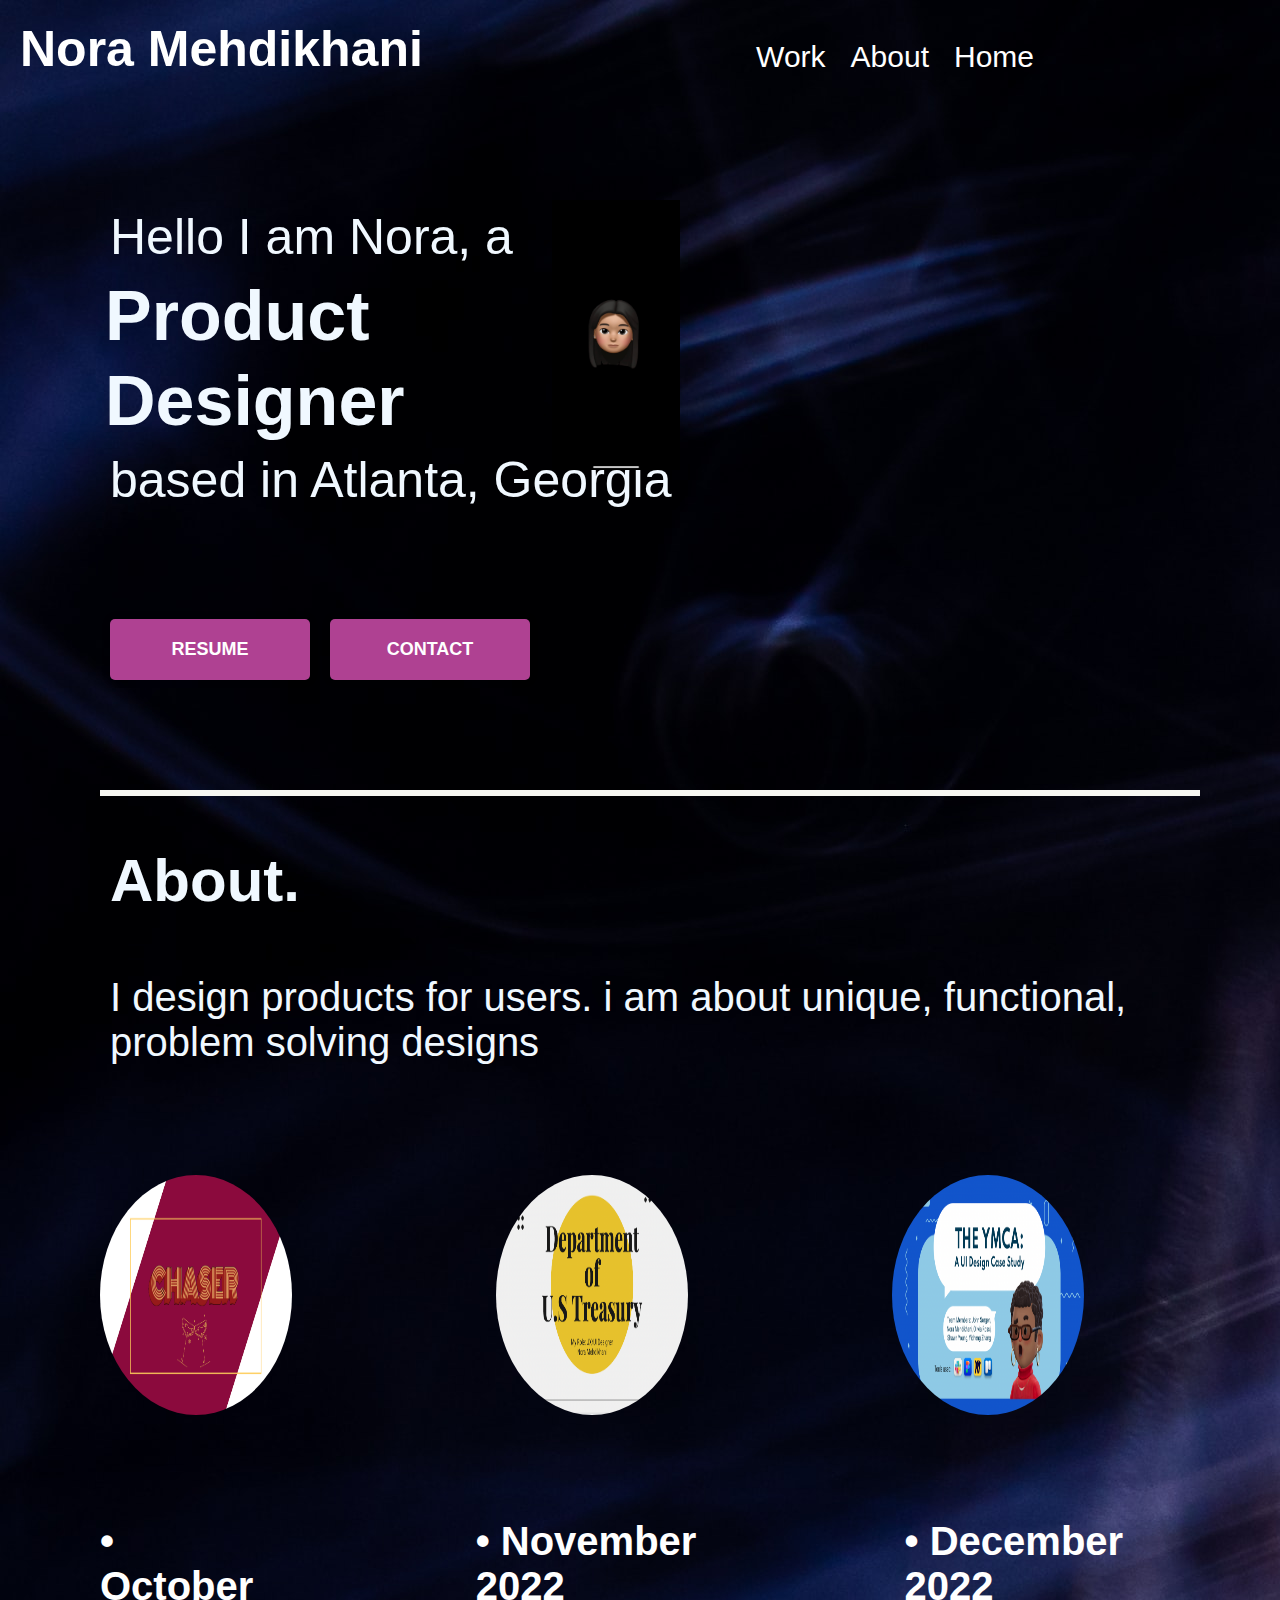
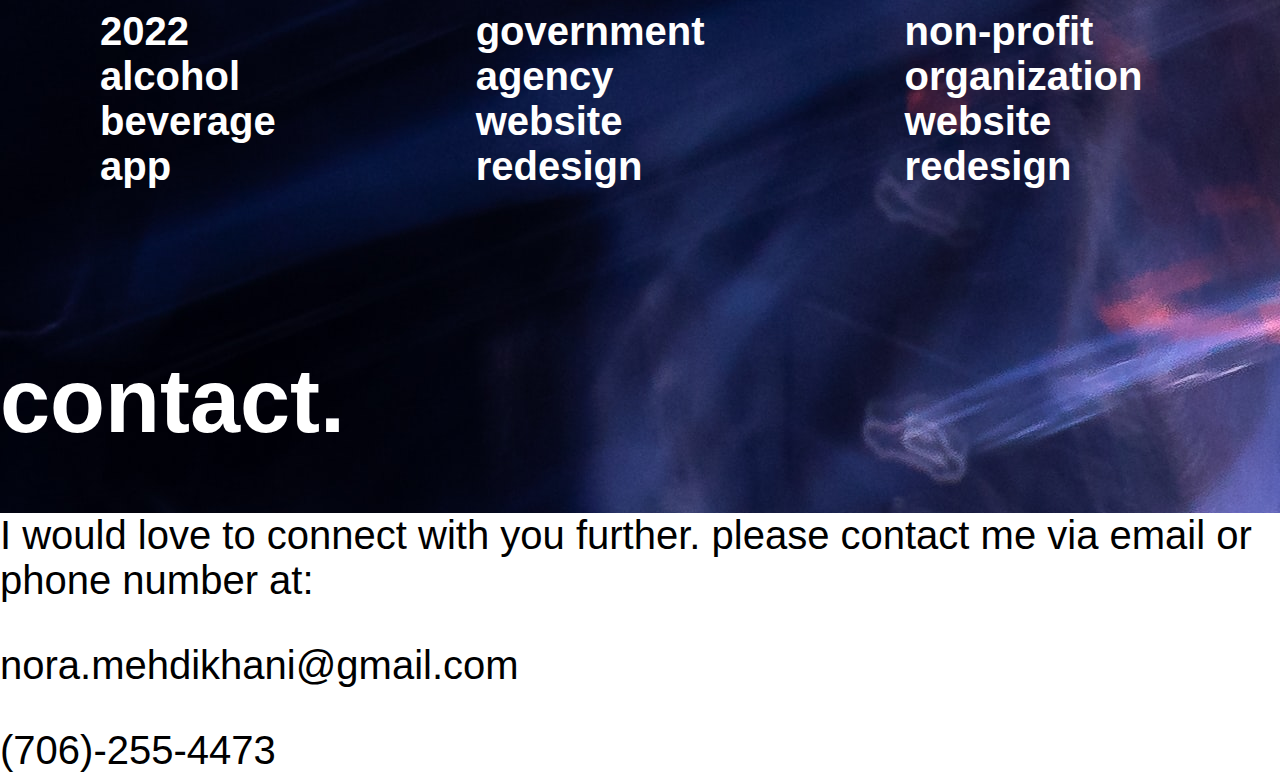
<file: index.html>
<!DOCTYPE html>
<html lang="en">
<head>
    <meta charset="UTF-8">
    <meta http-equiv="X-UA-Compatible" content="IE=edge">
    <meta name="viewport" content="width=device-width, initial-scale=1.0">
    <link rel="stylesheet" href="style.css" />
    <title>Portfolio</title>
    <script src="https://code.jquery.com/jquery-3.6.3.min.js" integrity="sha256-pvPw+upLPUjgMXY0G+8O0xUf+/Im1MZjXxxgOcBQBXU=" crossorigin="anonymous"></script>
    <Header>
      <!-- this is the body -->
        <body>
          <script>
            $(document).ready(function(){
              $("p").hover(function(){
                $(this).css("background-color", "yellow");
                }, function(){
                $(this).css("background-color", "pink");
              });
            });
            </script>
            
            <div class="header">
              <h1>Nora Mehdikhani</h1>
              <div class="header-options">
                <ul>
                  <li>
                    <a href="index.html">Home</a>
                  </li>
                  <li>
                    <a href="about.html">About</a>
                  </li>
                  <li>
                    <a href="">Work</a>
                  </li>
                </ul>
              </div>
            </div>
        </Header>
        <script>
          $(document).ready(function(){
            // Add smooth scrolling to all links
            $("a").on('click', function(event) {
          
              // Make sure this.hash has a value before overriding default behavior
              if (this.hash !== "") {
                // Prevent default anchor click behavior
                event.preventDefault();
          
                // Store hash
                var hash = this.hash;
          
                // Using jQuery's animate() method to add smooth page scroll
                // The optional number (800) specifies the number of milliseconds it takes to scroll to the specified area
                $('html, body').animate({
                  scrollTop: $(hash).offset().top
                }, 800, function(){
          
                  // Add hash (#) to URL when done scrolling (default click behavior)
                  window.location.hash = hash;
                });
              } // End if
            });
          });
          </script>
            <style>
              ul {
                margin-left: 20px;
                color: blue;
              }
              li {
                cursor: default;
              }
              span {
                color: red;
              }
              </style>
              <script src="https://code.jquery.com/jquery-3.6.3.js"></script>
            </head>
            <body>
            <script>
            $( "li" ).hover(
              function() {
                $( this ).append( $( "<span> ***</span>" ) );
              }, function() {
                $( this ).find( "span" ).last().remove();
              }
            );
             
            $( "li.fade" ).hover(function() {
              $( this ).fadeOut( 100 );
              $( this ).fadeIn( 500 );
            });
            </script>
            <div class="body-text">
            <p>Hello I am Nora, a</p>
            <h2>Product</h2>
            <h2>Designer</h2>
            <p>based in Atlanta, Georgia</p>
            <img  src="./asset/nora.jpg" class="img" alt="">
            </div>
            <div class="btn-box">
                <a href="#" class="btn">Resume</a>
                <a href="#" class="btn">Contact</a>
            </div>

            <div class="line"></div>
            <div class="about-text">
                <h1>About.</h1>
                <p>I design products for users. i am about unique, functional, problem solving designs</p>
            </div>
            <div class="./asset/background-img">
            </div>
            <div>
            <img src="./asset/footer-img1.png" class="footer-img" alt="">
            <img src="./asset/footer-img2.png" class="footer-img" alt="">
            <img src="./asset/footer-img3.png" class="footer-img" alt="">
        </div>

        <div class="picture-text1">
            <h1>• October 2022<br>alcohol<br>beverage<br>app </h1>
            <h1>• November 2022<br>government<br>agency<br>website<br>redesign</h1>
            <h1>• December 2022<br>non-profit<br>organization<br>website<br>redesign</h1>
        </div>
<footer class="footer">
            <h1>contact.</h1>
            <div class="contact">
            <p>I would love to connect with you further. please contact me via email or phone number at:</p>
            <p>nora.mehdikhani@gmail.com</p>
            <p>(706)-255-4473</p>
        </div>
</footer>

</head>
</body>
<link rel="about-page" href="about.html">

</html>
</file>
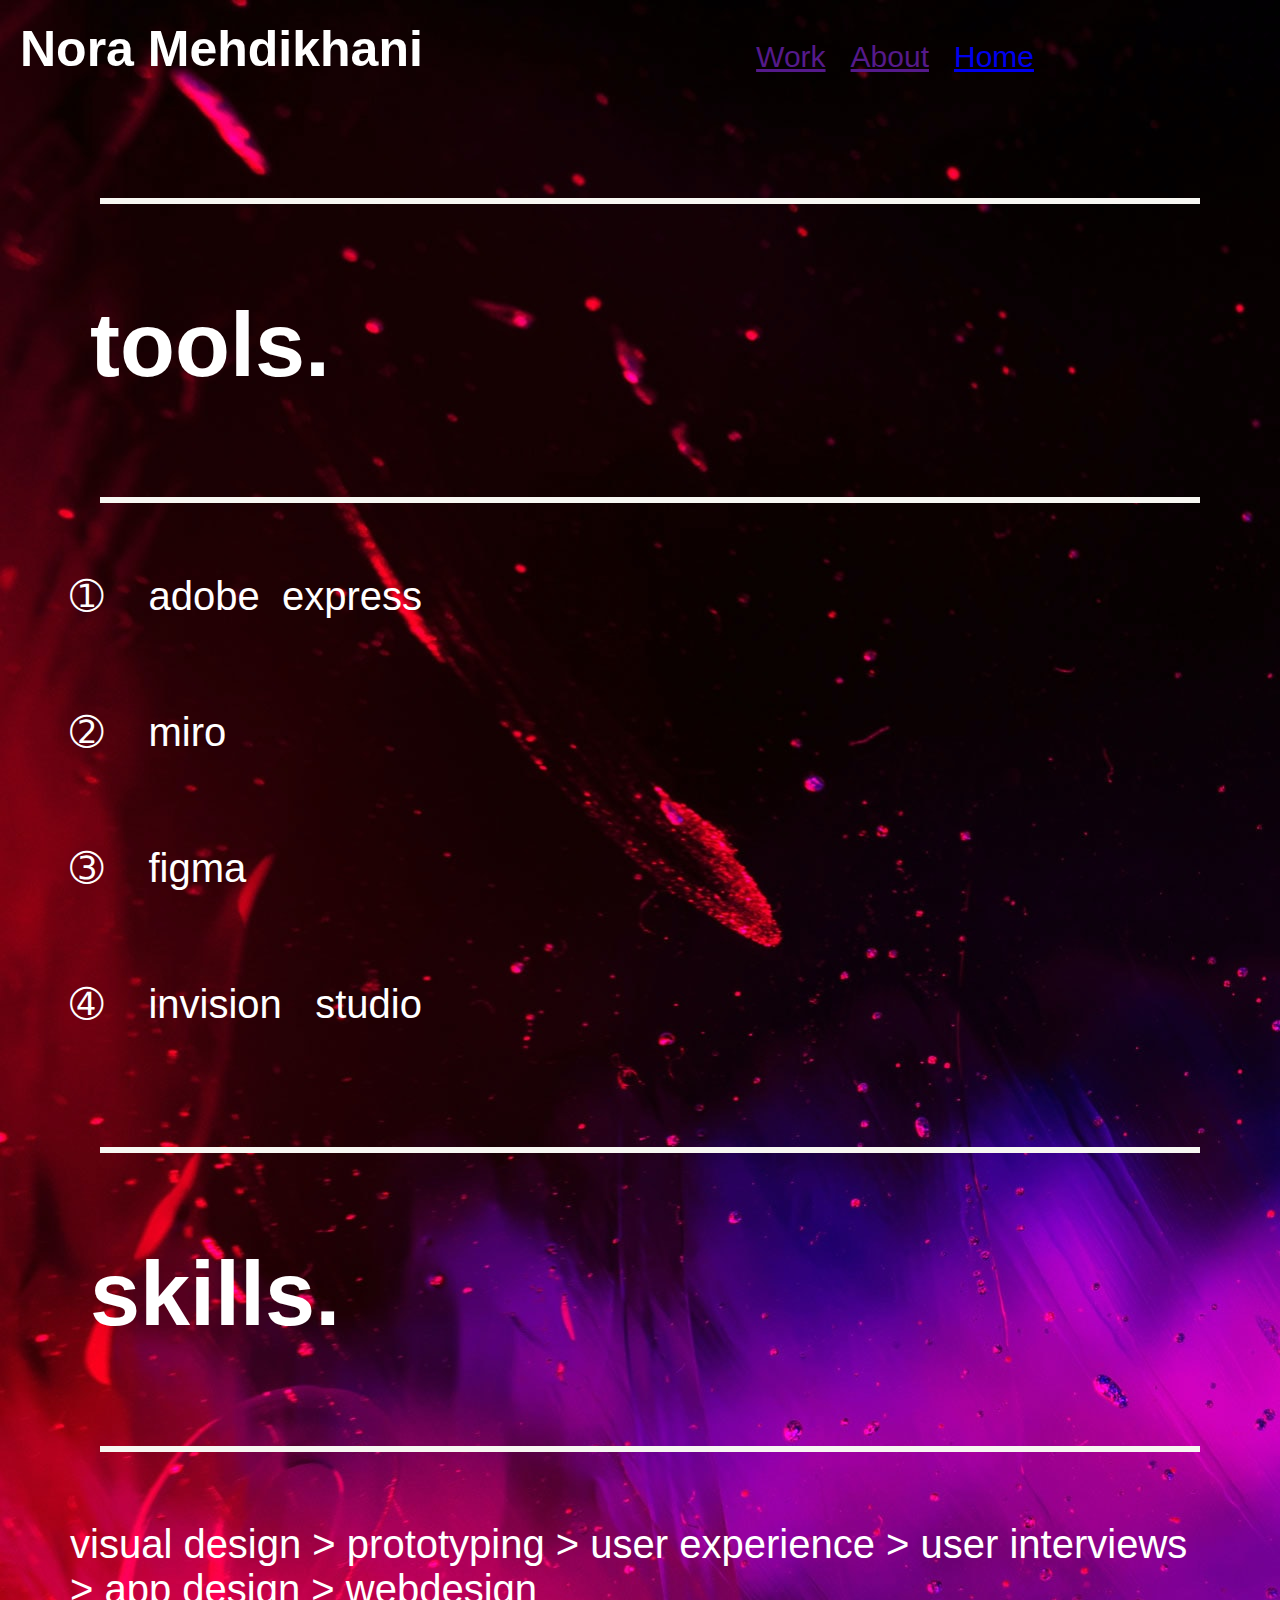
<file: about.html>
<!DOCTYPE html>
<html lang="en">
<head>
    <meta charset="UTF-8">
    <meta http-equiv="X-UA-Compatible" content="IE=edge">
    <meta name="viewport" content="width=device-width, initial-scale=1.0">
    <link rel="stylesheet" href="about.css" />
    <title>Document</title>
    <script src="https://code.jquery.com/jquery-3.6.3.min.js" integrity="sha256-pvPw+upLPUjgMXY0G+8O0xUf+/Im1MZjXxxgOcBQBXU=" crossorigin="anonymous"></script>
</head>
<Header>
    <!-- this is the header -->
      <body>
        <meta name="viewport" content="width=device-width, initial-scale=1.0">
          <div class="header">
            <h1>Nora Mehdikhani</h1>
            <div class="header-options">
              <ul>
                <li>
                  <a href="index.html">Home</a>
                </li>
                <li>
                  <a href="">About</a>
                </li>
                <li>
                  <a href="">Work</a>
                </li>
              </ul>
            </div>
          </div>
        </Header>
          <div class="line"></div>
          <div>
            <h1>tools.</h1>
          </div>
              <!-- this is the body -->
          <div class="line"></div>
          <div>
            <p>➀    &nbsp; &nbsp;adobe &nbsp;express</p>
            <p>➁    &nbsp; &nbsp;miro</p>
            <p>➂    &nbsp;&nbsp; figma</p>
            <p>➃    &nbsp; &nbsp;invision &nbsp; studio</p>
          </div>
          <div class="line"></div>
          <!--this isthe foote-->
          <footer>
          <div>
            <h1>skills.</h1>
          </div>
          <div class="line"></div>
          <div>
            <p>visual design > prototyping > user experience > user interviews > app design > webdesign</p>
          </div>
        </footer>
      <link rel="home-page" href="index.html">

</body>
</html>
</file>
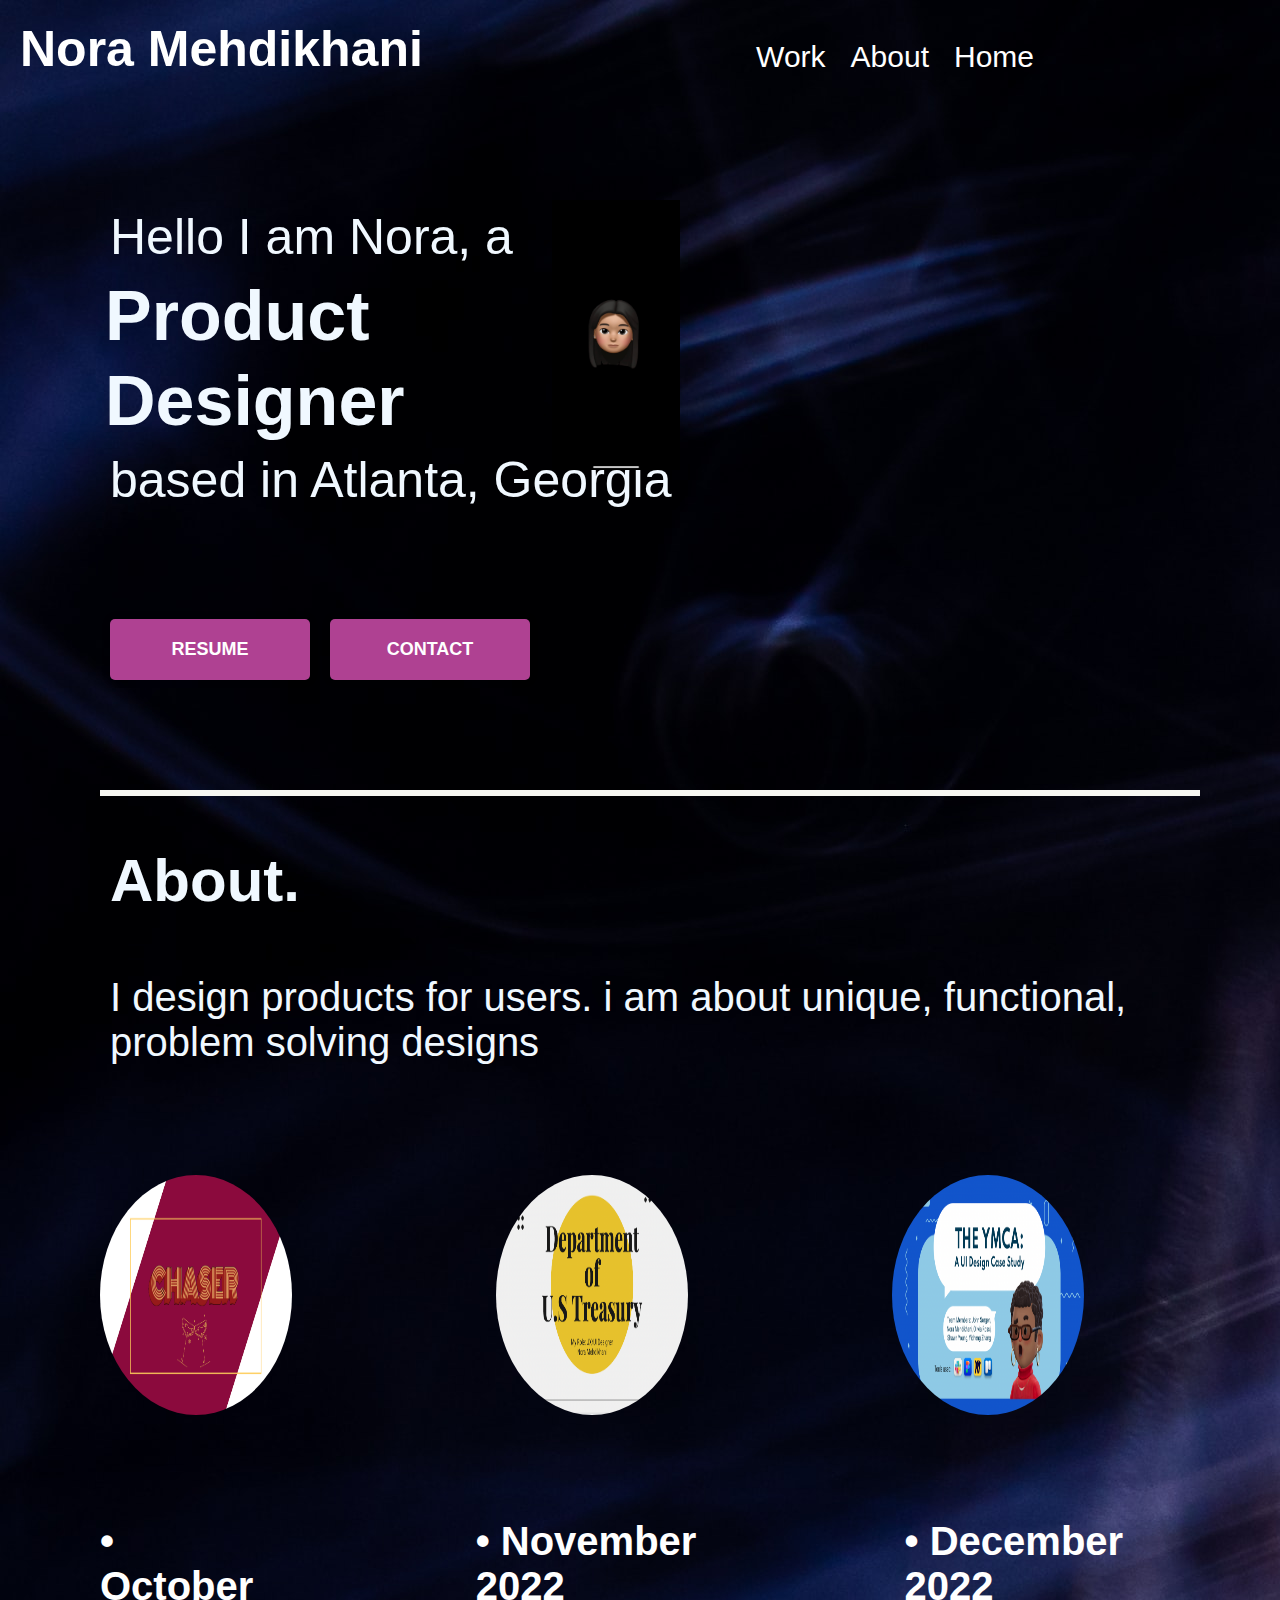
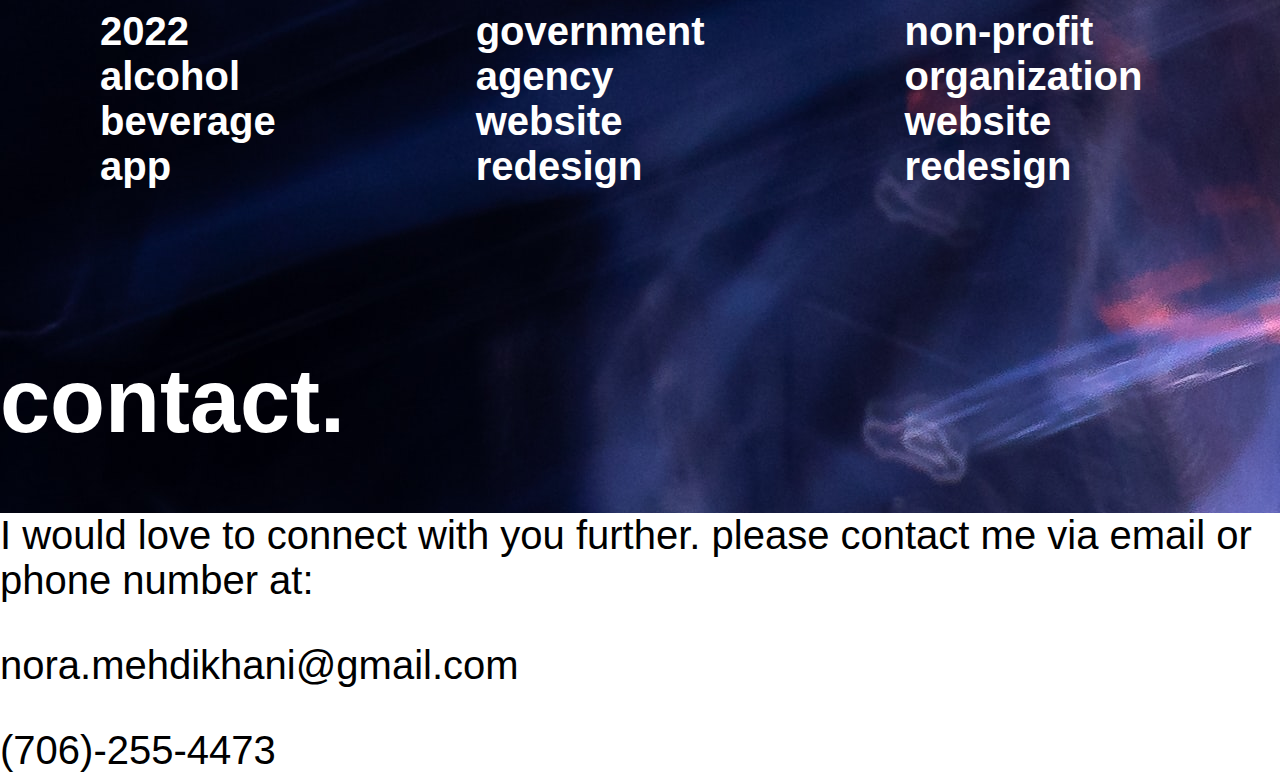
<file: home.html>
<!DOCTYPE html>
<html lang="en">
<head>
    <meta charset="UTF-8">
    <meta http-equiv="X-UA-Compatible" content="IE=edge">
    <meta name="viewport" content="width=device-width, initial-scale=1.0">
    <link rel="stylesheet" href="style.css" />
    <title>Document</title>
    <Header>
      <!-- this is the body -->
        <body>
            <div class="header">
              <h1>Nora Mehdikhani</h1>
              <div class="header-options">
                <ul>
                  <li>
                    <a href="#Resume">Home</a>
                  </li>
                  <li>
                    <a href="#Work Experience">About</a>
                  </li>
                  <li>
                    <a href="#Hire Me!">Work</a>
                  </li>
                </ul>
              </div>
            </div>
        </Header>
            <div class="body-text">
            <p>Hello I am Nora, a</p>
            <h2>Product</h2>
            <h2>Designer</h2>
            <p>based in Atlanta, Georgia</p>
            <img  src="./asset/nora.jpg" class="img" alt="">
            </div>
            <div class="background-img">
            </div>
            <div class="btn-box">
                <a href="#" class="btn">Resume</a>
                <a href="#" class="btn">Contact</a>
            </div>

            <div class="line"></div>
            <div class="about-text">
                <h1>About.</h1>
                <p>I design products for users. i am about unique, functional, problem solving designs</p>
            </div>
            <div class="./asset/background-img">
            </div>
            <div>
            <img src="./asset/footer-img1.png" class="footer-img" alt="">
            <img src="./asset/footer-img2.png" class="footer-img" alt="">
            <img src="./asset/footer-img3.png" class="footer-img" alt="">
        </div>

        <div class="picture-text1">
            <h1>• October 2022<br>alcohol<br>beverage<br>app </h1>
            <h1>• November 2022<br>government<br>agency<br>website<br>redesign</h1>
            <h1>• December 2022<br>non-profit<br>organization<br>website<br>redesign</h1>
        </div>
<footer class="footer">
            <h1>contact.</h1>
            <div class="contact">
            <p>I would love to connect with you further. please contact me via email or phone number at:</p>
            <p>nora.mehdikhani@gmail.com</p>
            <p>(706)-255-4473</p>
        </div>
</footer>

</head>
</body>
</html>
</file>
<file: style.css>
body {
    margin: 0%;
    padding: 0%;
    width: 100%;
    height: 100vh;
    background-image: url(./asset/background.jpg);
    background-repeat: no-repeat;
}
  
.header {
    padding: 10px;
    font-family: "Trebuchet MS", "Lucida Sans Unicode", "Lucida Grande",
      "Lucida Sans", Arial, sans-serif;
      color: #ffffff;
  }
  
  .header h1 {
    display: inline-block;
    font-size: 50px;
    margin: 10px;
  }

  
  
  .header div {
    float: right;
    font-family: "Trebuchet MS", "Lucida Sans Unicode", "Lucida Grande",
      "Lucida Sans", Arial, sans-serif;
    font-size: 30px;
  }
  
  .header div ul {
    list-style-type: none;
  }
  
  .header div ul li {
    display: inline-block;
    float: right;
    margin-left: 25px;
    color: aliceblue;
    border-bottom: 5px #d9dcd6;
  }

  .body-text {
    padding-top: 100px;
    margin-left: 100px;
    font-family: "Trebuchet MS", "Lucida Sans Unicode", "Lucida Grande",
      "Lucida Sans", Arial, sans-serif;
      color: aliceblue;
  }

  .body-text h2 {
    padding: 0%;
    margin: 5px;
    font-size: 70px;
  }

  .body-text p {
    padding: 0%;
    margin: 10px;
    font-size: 50px;
  }

  .img {
    position: absolute;
    top: 200px;
    right: 600px;
     width: 10%;
     height: 30%;
  }

  a {
    color: #ffffff;
    text-decoration: none;
  }

  .btn {
    margin: 10px;
    font-family: "Roboto", sans-serif;
    font-size: 18px;
    font-weight: bold;
    background:#af4192;
    width: 160px;
    padding: 20px;
    text-align: center;
    text-decoration: none;
    text-transform: uppercase;
    color: #fff;
    border-radius: 5px;
    cursor: pointer;
    box-shadow: 0 0 10px rgba(0, 0, 0, 0.1);
 
  }

  .btn-box{
    display: flex;
    margin: 100px;
  }

  .line{
    border-bottom: 6px solid rgb(247, 247, 242);
    width: 1100px;
    margin: 100px;
    margin-bottom: 0px;
  }

  .about-text {
    padding-top: 0px;
    margin-left: 100px;
    font-family: "Trebuchet MS", "Lucida Sans Unicode", "Lucida Grande",
      "Lucida Sans", Arial, sans-serif;
      color: aliceblue;
  }
  .about-text h1 {
    padding: 10px;
    display: inline-block;
    font-size: 60px;
  }

  .about-text p {
    padding: 0px;
    margin: 10px;
    font-size: 40px;
  }

  .footer-img {
    margin: 100px;
    font-size: 20px;
    width: 9em;
    height: 12em;
    border-radius: 50%;
    display: inline-flex;
    align-items: center;
    justify-content: center;
    margin-bottom: 0px;
  }

  .picture-text1{
    color: #fff;
display: grid;
width: 73.3%;
grid-template-columns: auto auto auto;
margin-bottom: 0px;

  }

  .picture-text1 h1 {
    margin: 70px;
    font-family: "Trebuchet MS", "Lucida Sans Unicode", "Lucida Grande",
    "Lucida Sans", Arial, sans-serif;
    display: inline-block;
    font-size: 40px;
    padding: 30px;
  }

  .picture-text1 p {
    font-family: "Trebuchet MS", "Lucida Sans Unicode", "Lucida Grande",
    "Lucida Sans", Arial, sans-serif;
    padding: 20px;
    margin: 10px;
    font-size: 60px;
  }

  .footer h1{
    font-size: 90px;
    color: #fff;
    font-family: "Trebuchet MS", "Lucida Sans Unicode", "Lucida Grande",
    "Lucida Sans", Arial, sans-serif;

  }

  .contact{
    color: black;
    font-size: 50px;
    font-family: "Trebuchet MS", "Lucida Sans Unicode", "Lucida Grande",
"Lucida Sans", Arial, sans-serif;
background-color: white
  }

  .footer p{
    font-size: 40px;
  }
    

  @media screen and (min-width: 768px){
    .header{
      width: 80%;
    }
  }

  @media screen and (min-width: 668px){
    .footer-img{
      width: 15%;
    }
  }
</file>
<file: about.css>
body {
    margin: 0%;
    padding: 0%;
    width: 100%;
    height: 100vh;
    background-image: url(./asset/background-secondpage.jpg);
    background-repeat: no-repeat;
}
  
.header {
    padding: 10px;
    font-family: "Trebuchet MS", "Lucida Sans Unicode", "Lucida Grande",
      "Lucida Sans", Arial, sans-serif;
      color: #ffffff;
  }
  
  .header h1 {
    display: inline-block;
    font-size: 50px;
    margin: 10px;
  }

  
  
  .header div {
    float: right;
    font-family: "Trebuchet MS", "Lucida Sans Unicode", "Lucida Grande",
      "Lucida Sans", Arial, sans-serif;
    font-size: 30px;
  }
  
  .header div ul {
    list-style-type: none;
  }
  
  .header div ul li {
    display: inline-block;
    float: right;
    margin-left: 25px;
    color: aliceblue;
    border-bottom: 5px #d9dcd6;
  }

  @media screen and (min-width: 768px){
    .header{
      width: 80%;
    }
  }

  @media screen and (min-width: 668px){
    .footer-img{
      width: 15%;
    }
  }

  .line{
    border-bottom: 6px solid rgb(247, 247, 242);
    width: 1100px;
    margin: 100px;
    margin-bottom: 0px;
  }

    h1{
    margin: 90px;
    font-size: 90px;
    color: #fff;
    font-family: "Trebuchet MS", "Lucida Sans Unicode", "Lucida Grande",
    "Lucida Sans", Arial, sans-serif;

  }

 p {
    font-family: "Trebuchet MS", "Lucida Sans Unicode", "Lucida Grande",
    "Lucida Sans", Arial, sans-serif;
    padding: 20px;
    margin: 50px;
    font-size: 40px;
    color: #fff;
    margin-bottom: auto;
  }
</file>
